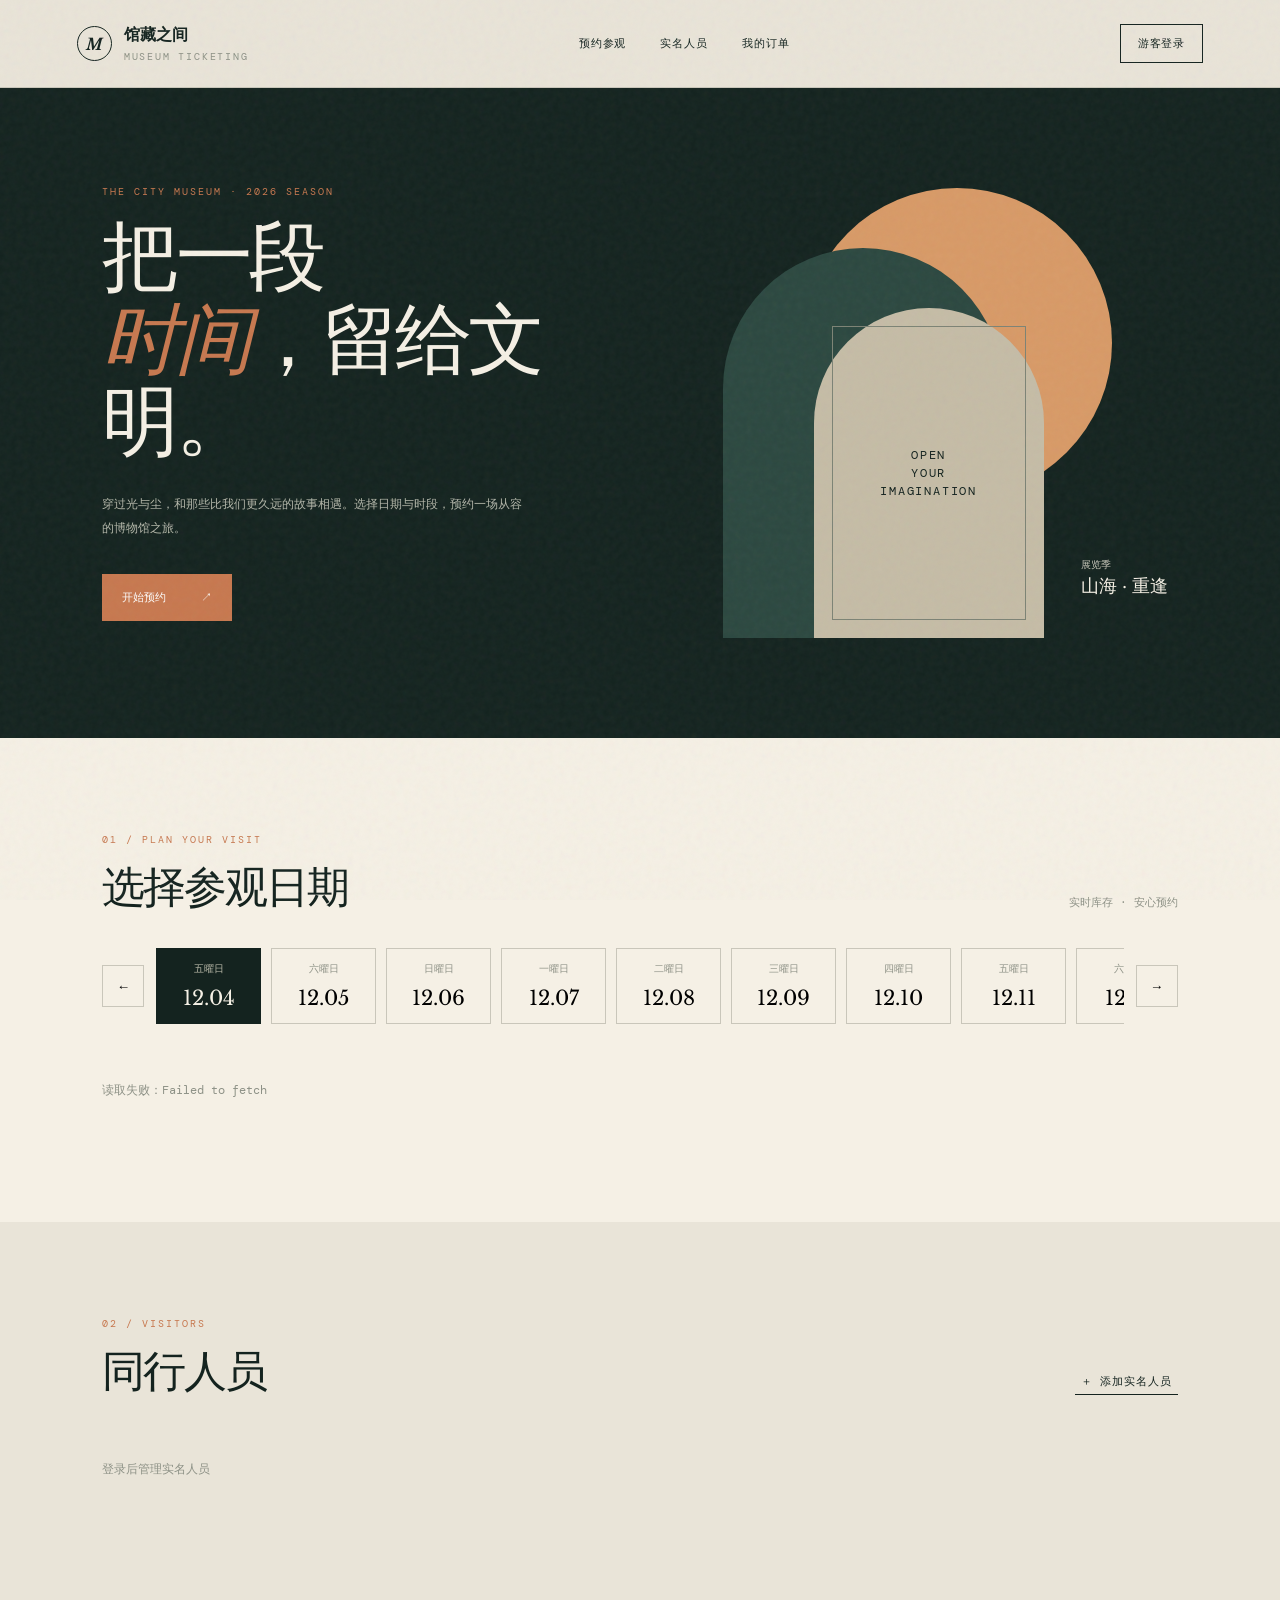
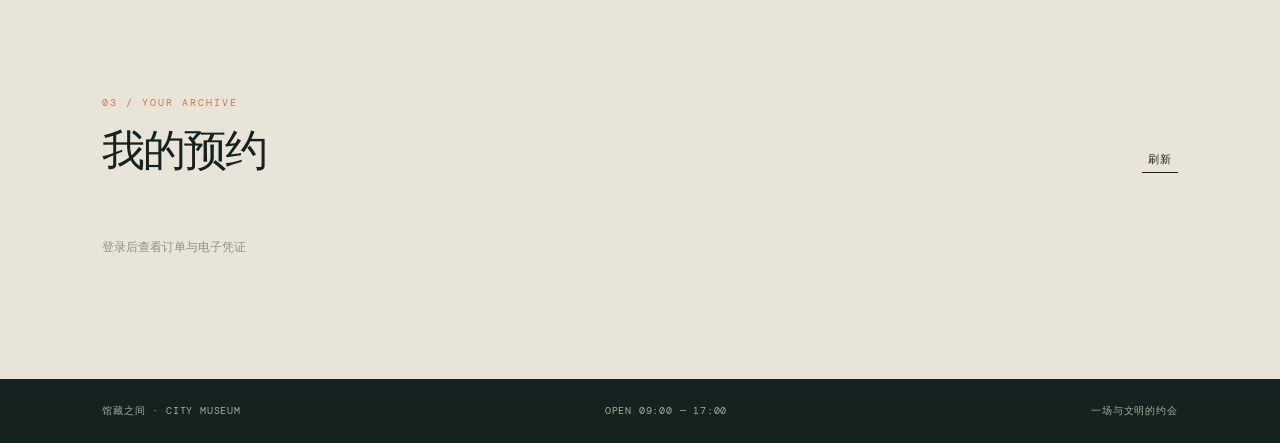
<file: 游客端/index.html>
<!doctype html>
<html lang="zh-CN">
<head>
  <meta charset="UTF-8">
  <meta name="viewport" content="width=device-width, initial-scale=1">
  <title>馆藏之间 · 博物馆预约</title>
  <link rel="stylesheet" href="styles.css">
  <link rel="stylesheet" href="extras.css">
</head>
<body>
  <div class="grain"></div>
  <header class="topbar">
    <a class="brand" href="#top"><span class="brand-mark">M</span><span>馆藏之间<small>MUSEUM TICKETING</small></span></a>
    <nav><a href="#booking">预约参观</a><a href="#people">实名人员</a><a href="#orders">我的订单</a></nav>
    <button class="ghost-button" id="loginButton">游客登录</button>
  </header>

  <main id="top">
    <section class="hero">
      <div class="hero-copy reveal"><p class="eyebrow">THE CITY MUSEUM · 2026 SEASON</p><h1>把一段<br><em>时间</em>，留给文明。</h1><p class="hero-text">穿过光与尘，和那些比我们更久远的故事相遇。选择日期与时段，预约一场从容的博物馆之旅。</p><a class="primary-button" href="#booking">开始预约 <span>↗</span></a></div>
      <div class="hero-art reveal"><div class="sun"></div><div class="arch arch-back"></div><div class="arch arch-front"><span>OPEN<br>YOUR<br>IMAGINATION</span></div><div class="hero-caption">展览季<br><strong>山海 · 重逢</strong></div></div>
    </section>

    <section class="booking-section" id="booking">
      <div class="section-heading"><div><p class="eyebrow">01 / PLAN YOUR VISIT</p><h2>选择参观日期</h2></div><span class="section-note">实时库存 · 安心预约</span></div>
      <div class="date-tools"><button class="icon-button" id="prevDate">←</button><div id="dateStrip" class="date-strip"></div><button class="icon-button" id="nextDate">→</button></div>
      <div id="availability" class="availability"><div class="empty-state">正在读取开放场次…</div></div>
    </section>

    <section class="people-section" id="people"><div class="section-heading"><div><p class="eyebrow">02 / VISITORS</p><h2>同行人员</h2></div><button class="text-button" id="addPerson">＋ 添加实名人员</button></div><div id="peopleList" class="people-list"><div class="empty-state">登录后管理实名人员</div></div></section>
    <section class="orders-section" id="orders"><div class="section-heading"><div><p class="eyebrow">03 / YOUR ARCHIVE</p><h2>我的预约</h2></div><button class="text-button" id="refreshOrders">刷新</button></div><div id="ordersList" class="orders-list"><div class="empty-state">登录后查看订单与电子凭证</div></div></section>
  </main>

  <footer><span>馆藏之间 · CITY MUSEUM</span><span>OPEN 09:00 — 17:00</span><span>一场与文明的约会</span></footer>

  <dialog id="authDialog"><form method="dialog" id="authForm"><button class="close" value="cancel">×</button><p class="eyebrow">WELCOME BACK</p><h2 id="authTitle">游客登录</h2><label>手机号<input id="mobile" required pattern="1[3-9][0-9]{9}" placeholder="138 0013 8000"></label><label>密码<input id="password" required type="password" minlength="8" placeholder="至少 8 位"></label><button class="primary-button" id="authSubmit" value="default">登录 <span>↗</span></button><button type="button" class="switch-auth" id="switchAuth">还没有账号？立即注册</button><p class="form-error" id="authError"></p></form></dialog>
  <dialog id="personDialog"><form class="authForm" id="personForm"><button class="close" type="button" data-close="personDialog">×</button><p class="eyebrow">VISITOR PROFILE</p><h2>添加实名人员</h2><label>姓名<input id="personName" required maxlength="50"></label><label>证件类型<select id="idType"><option>身份证</option><option>港澳台通行证</option><option>护照</option></select></label><label>证件号码<input id="idNumber" required minlength="5"></label><label><input id="isSelf" type="checkbox"> 这是本人信息</label><button class="primary-button">保存人员 <span>↗</span></button><p class="form-error" id="personError"></p></form></dialog>
  <dialog id="bookingDialog"><form class="authForm" id="bookingForm"><button class="close" type="button" data-close="bookingDialog">×</button><p class="eyebrow">CONFIRM VISIT</p><h2>确认预约</h2><div id="bookingTicket"></div><label>参观人员<select id="bookingPerson" required></select></label><button class="primary-button">提交订单 <span>↗</span></button><p class="form-error" id="bookingError"></p></form></dialog>
  <dialog id="voucherDialog"><div class="authForm"><button class="close" type="button" data-close="voucherDialog">×</button><p class="eyebrow">DIGITAL PASS</p><h2>电子凭证</h2><div id="voucherList"></div></div></dialog>
  <script src="app.js"></script>
</body>
</html>
</file>
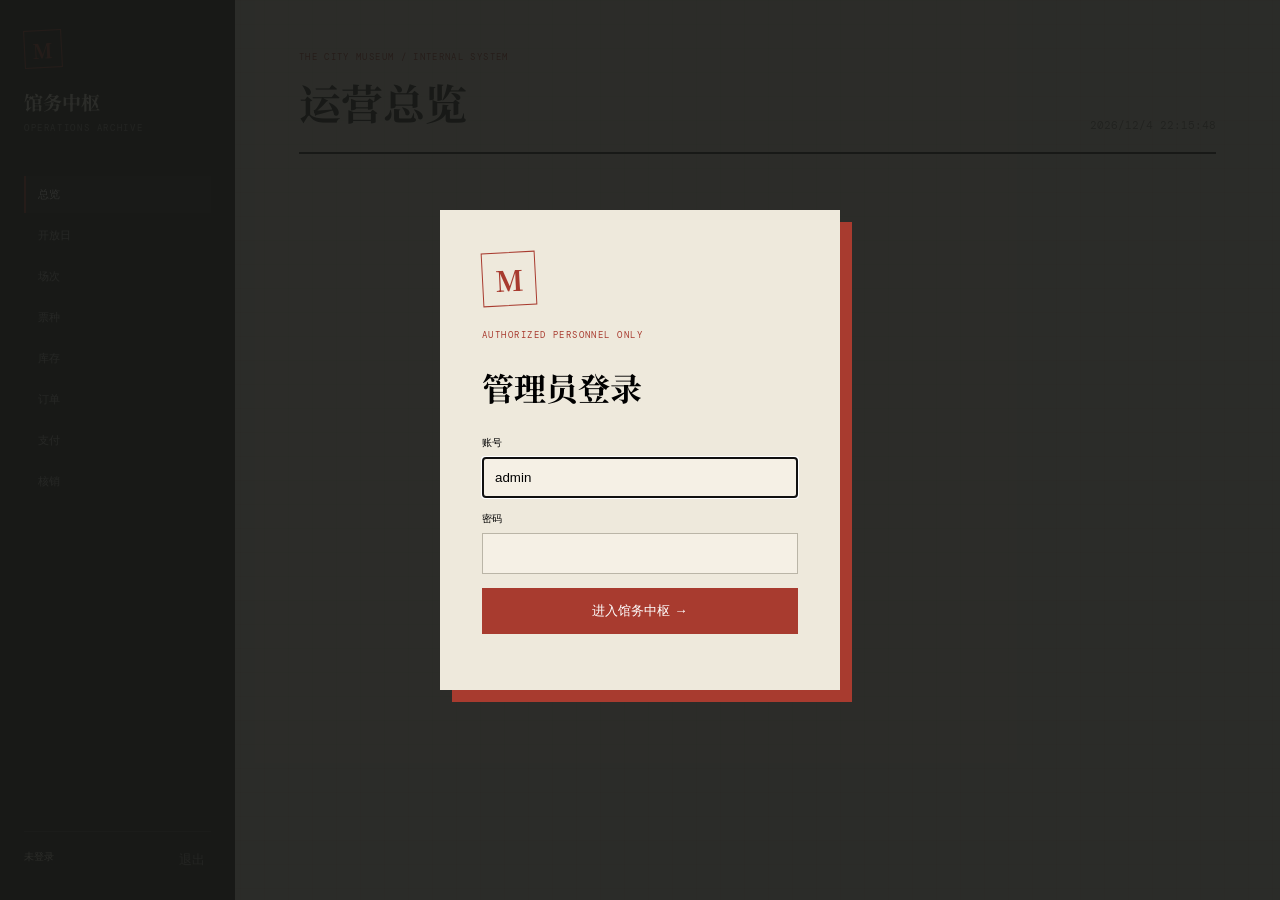
<file: 管理端/index.html>
<!doctype html><html lang="zh-CN"><head><meta charset="UTF-8"><meta name="viewport" content="width=device-width,initial-scale=1"><title>馆务中枢 · 管理端</title><link rel="stylesheet" href="styles.css"></head><body>
<aside><div class="seal">M</div><div class="aside-title">馆务中枢<small>OPERATIONS ARCHIVE</small></div><nav><button data-view="dashboard" class="active">总览</button><button data-view="open-days">开放日</button><button data-view="slots">场次</button><button data-view="ticket-types">票种</button><button data-view="stocks">库存</button><button data-view="orders">订单</button><button data-view="payments">支付</button><button data-view="verifications">核销</button></nav><div class="admin-card"><span id="adminName">未登录</span><button id="logout">退出</button></div></aside>
<main><header><div><p>THE CITY MUSEUM / INTERNAL SYSTEM</p><h1 id="pageTitle">运营总览</h1></div><div class="clock" id="clock"></div></header><section id="content"></section></main>
<dialog id="loginDialog"><form id="loginForm"><div class="seal large">M</div><p>AUTHORIZED PERSONNEL ONLY</p><h2>管理员登录</h2><label>账号<input id="account" required value="admin"></label><label>密码<input id="password" type="password" required></label><button>进入馆务中枢 →</button><small id="loginError"></small></form></dialog>
<script src="app.js"></script></body></html>
</file>
<file: 游客端/styles.css>
@import url('https://fonts.googleapis.com/css2?family=DM+Mono:wght@400;500&family=Libre+Baskerville:wght@400;700&display=swap');
:root{--ink:#14231f;--paper:#e9e4d8;--muted:#8d9186;--copper:#c7784f;--cream:#f5f0e5;--line:#c9c6ba}*{box-sizing:border-box}html{scroll-behavior:smooth}body{margin:0;background:var(--paper);color:var(--ink);font-family:'DM Mono',monospace}.grain{position:fixed;inset:0;pointer-events:none;opacity:.06;z-index:5;background-image:url("data:image/svg+xml,%3Csvg viewBox='0 0 180 180' xmlns='http://www.w3.org/2000/svg'%3E%3Cfilter id='n'%3E%3CfeTurbulence type='fractalNoise' baseFrequency='.8' numOctaves='4' stitchTiles='stitch'/%3E%3C/filter%3E%3Crect width='100%25' height='100%25' filter='url(%23n)' opacity='.8'/%3E%3C/svg%3E")}.topbar{height:88px;padding:0 6vw;display:flex;align-items:center;justify-content:space-between;border-bottom:1px solid var(--line);position:relative;z-index:2}.brand{display:flex;gap:12px;align-items:center;color:var(--ink);text-decoration:none;font-family:'Libre Baskerville',serif;font-weight:700}.brand small{font:10px 'DM Mono';display:block;letter-spacing:.18em;color:var(--muted);margin-top:4px}.brand-mark{display:grid;place-items:center;width:35px;height:35px;border:1px solid var(--ink);border-radius:50%;font-style:italic}nav{display:flex;gap:34px}nav a,.ghost-button,.text-button{color:var(--ink);text-decoration:none;font:11px 'DM Mono';letter-spacing:.08em;background:none;border:0;cursor:pointer}.ghost-button{border:1px solid var(--ink);padding:11px 17px}.hero{min-height:650px;padding:70px 8vw 90px;display:grid;grid-template-columns:1fr 1fr;gap:5vw;align-items:center;background:var(--ink);color:var(--cream);overflow:hidden}.eyebrow{font-size:10px;letter-spacing:.2em;color:var(--copper);margin:0 0 18px}.hero h1,h2{font:400 clamp(42px,6vw,88px)/1.08 'Libre Baskerville',serif;letter-spacing:-.05em;margin:0}.hero h1 em{color:var(--copper);font-style:italic}.hero-text{max-width:430px;color:#b4b7aa;font-size:12px;line-height:2;margin:28px 0 34px}.primary-button{display:inline-flex;align-items:center;justify-content:space-between;gap:35px;background:var(--copper);color:#fff;border:0;padding:16px 20px;font:11px 'DM Mono';cursor:pointer;text-decoration:none}.hero-art{height:470px;position:relative}.sun{position:absolute;width:310px;height:310px;border-radius:50%;background:#d89a67;top:20px;right:13%;filter:blur(.2px)}.arch{position:absolute;border-radius:180px 180px 0 0}.arch-back{width:280px;height:390px;background:#2c4840;bottom:0;left:10%}.arch-front{width:230px;height:330px;background:#c5bca6;bottom:0;left:28%;display:flex;align-items:center;justify-content:center;color:var(--ink);text-align:center;font:12px/1.5 'DM Mono';letter-spacing:.15em}.arch-front:after{content:'';position:absolute;inset:18px;border:1px solid #7c8375}.hero-caption{position:absolute;right:2%;bottom:40px;font-size:10px;line-height:1.8;color:#c7c6b8}.hero-caption strong{font:18px 'Libre Baskerville';color:var(--cream)}.booking-section,.people-section,.orders-section{padding:95px 8vw}.booking-section{background:var(--cream)}.section-heading{display:flex;align-items:end;justify-content:space-between;margin-bottom:38px}.section-heading h2{font-size:43px}.section-note{font-size:11px;color:var(--muted)}.date-tools{display:flex;align-items:center;gap:12px;margin-bottom:30px}.icon-button{border:1px solid var(--line);background:none;width:42px;height:42px;cursor:pointer}.date-strip{display:flex;gap:10px;overflow:auto;flex:1}.date-card{min-width:105px;border:1px solid var(--line);padding:13px;cursor:pointer;background:transparent}.date-card.active{background:var(--ink);color:var(--cream);border-color:var(--ink)}.date-card small{display:block;color:var(--muted);font-size:10px;margin-bottom:10px}.date-card.active small{color:#b9b9a9}.date-card strong{font:20px 'Libre Baskerville'}.availability{display:grid;gap:12px}.slot-card{display:grid;grid-template-columns:130px 1fr auto;align-items:center;border-top:1px solid var(--line);padding:22px 0}.slot-time strong{font:20px 'Libre Baskerville';display:block}.slot-time span{font-size:10px;color:var(--muted)}.ticket-pills{display:flex;gap:9px;flex-wrap:wrap}.ticket{border:1px solid var(--line);padding:11px 13px;background:var(--paper);font-size:11px}.ticket b{font-weight:500;color:var(--copper);margin-left:10px}.ticket.sold{opacity:.4;text-decoration:line-through}.empty-state{padding:28px 0;color:var(--muted);font-size:12px}.people-section{background:var(--paper)}.text-button{border-bottom:1px solid var(--ink);padding-bottom:5px}.people-list,.orders-list{display:grid;gap:10px}.person-row,.order-row{border:1px solid var(--line);padding:17px 20px;display:flex;justify-content:space-between;align-items:center;background:rgba(255,255,255,.18)}.person-row strong,.order-row strong{font:17px 'Libre Baskerville'}.person-row small,.order-row small{display:block;color:var(--muted);font-size:10px;margin-top:6px}.order-status{color:var(--copper);font-size:11px}footer{background:var(--ink);color:#a6aa9e;padding:25px 8vw;display:flex;justify-content:space-between;font-size:10px;letter-spacing:.08em}dialog{border:0;background:var(--cream);color:var(--ink);padding:0;box-shadow:0 20px 80px #14231f55;width:min(430px,90vw)}dialog::backdrop{background:#14231f99}.authForm{padding:40px}.authForm,.authForm label{display:flex;flex-direction:column;gap:12px}.authForm h2{font-size:36px;margin-bottom:20px}.authForm label{font-size:10px;margin-bottom:15px}.authForm input{padding:13px;border:1px solid var(--line);background:transparent;font:12px 'DM Mono'}.close{position:absolute;right:18px;top:15px;border:0;background:none;font-size:25px;cursor:pointer}.switch-auth{border:0;background:none;font:11px 'DM Mono';cursor:pointer;margin-top:15px}.form-error{color:#a64635;font-size:11px;min-height:16px}.reveal{animation:rise .8s ease both}@keyframes rise{from{opacity:0;transform:translateY(18px)}to{opacity:1;transform:none}}@media(max-width:760px){nav{display:none}.hero{grid-template-columns:1fr;padding-top:60px}.hero-art{height:300px}.sun{width:190px;height:190px}.arch-back{height:250px;width:190px}.arch-front{height:220px;width:150px}.section-heading{display:block}.section-note{display:block;margin-top:15px}.slot-card{grid-template-columns:1fr;gap:13px}footer{display:grid;gap:10px}}
</file>
<file: 游客端/extras.css>
.ticket{cursor:pointer;transition:.2s}.ticket:hover:not(.sold){border-color:var(--copper);transform:translateY(-2px)}.ticket.sold{cursor:not-allowed}.authForm select{padding:13px;border:1px solid var(--line);background:transparent;font:12px 'DM Mono'}.order-actions{display:flex;gap:7px;flex-wrap:wrap}.mini-button{border:1px solid var(--line);background:transparent;padding:8px 10px;font:10px 'DM Mono';cursor:pointer}.voucher-card{border:1px solid var(--line);padding:18px;margin:10px 0;background:var(--paper);word-break:break-all}.voucher-card strong{font:18px 'Libre Baskerville'}.voucher-card small{display:block;margin-top:8px;color:var(--muted)}
</file>
<file: 管理端/styles.css>
@import url('https://fonts.googleapis.com/css2?family=DM+Mono:wght@400;500&family=Noto+Serif+SC:wght@500;700&display=swap');:root{--ink:#191a18;--paper:#eee9dc;--red:#a83b2f;--line:#bab5a7;--muted:#77766f}*{box-sizing:border-box}body{margin:0;background:var(--paper);color:var(--ink);font-family:'DM Mono',monospace;display:grid;grid-template-columns:235px 1fr;min-height:100vh;background-image:linear-gradient(#191a1809 1px,transparent 1px),linear-gradient(90deg,#191a1809 1px,transparent 1px);background-size:24px 24px}aside{background:var(--ink);color:var(--paper);padding:30px 24px;position:sticky;top:0;height:100vh;display:flex;flex-direction:column}.seal{width:38px;height:38px;border:1px solid var(--red);color:var(--red);display:grid;place-items:center;font:700 20px 'Noto Serif SC';transform:rotate(-3deg)}.aside-title{font:700 19px 'Noto Serif SC';margin:20px 0 42px}.aside-title small{display:block;font:9px 'DM Mono';letter-spacing:.18em;color:#888;margin-top:7px}nav{display:grid;gap:4px}nav button{background:none;border:0;color:#aaa;text-align:left;padding:11px 12px;font:11px 'DM Mono';cursor:pointer;border-left:2px solid transparent}nav button.active,nav button:hover{color:#fff;border-left-color:var(--red);background:#ffffff08}.admin-card{margin-top:auto;border-top:1px solid #3a3b38;padding-top:18px;display:flex;justify-content:space-between;font-size:10px}.admin-card button{background:none;border:0;color:#888;cursor:pointer}main{padding:42px 5vw 80px;overflow:hidden}header{display:flex;justify-content:space-between;align-items:end;border-bottom:2px solid var(--ink);padding-bottom:20px;margin-bottom:38px}header p{font-size:9px;letter-spacing:.15em;color:var(--red)}h1,h2{font-family:'Noto Serif SC',serif;margin:0}h1{font-size:42px}.clock{font-size:11px;color:var(--muted)}.metrics{display:grid;grid-template-columns:repeat(4,1fr);gap:12px}.metric{border:1px solid var(--line);background:#f5f0e5;padding:20px;min-height:130px;position:relative}.metric:before{content:attr(data-index);position:absolute;right:14px;top:12px;color:#bbb;font-size:9px}.metric small{color:var(--muted);font-size:10px}.metric strong{display:block;font:700 35px 'Noto Serif SC';margin-top:18px}.metric.red strong{color:var(--red)}.panel{border-top:1px solid var(--ink);margin-top:34px;padding-top:18px}.panel-head{display:flex;justify-content:space-between;align-items:center;margin-bottom:14px}.panel-head h2{font-size:21px}.action{background:var(--ink);color:#fff;border:0;padding:10px 14px;font:10px 'DM Mono';cursor:pointer}table{width:100%;border-collapse:collapse;background:#f5f0e5;font-size:10px}th,td{text-align:left;padding:12px;border-bottom:1px solid var(--line);white-space:nowrap}th{color:var(--muted);font-weight:400;background:#e5dfd2}.status{color:var(--red)}.filters{display:flex;gap:8px;margin-bottom:15px}.filters input,.filters select{padding:10px;border:1px solid var(--line);background:#f5f0e5;font:10px 'DM Mono'}dialog{border:0;background:transparent}dialog::backdrop{background:#191a18e8}#loginForm{width:min(400px,88vw);background:var(--paper);padding:42px;display:grid;gap:14px;box-shadow:12px 12px 0 var(--red)}#loginForm .large{width:54px;height:54px;font-size:28px}#loginForm p{font-size:9px;color:var(--red);letter-spacing:.16em}#loginForm h2{font-size:32px;margin-bottom:12px}#loginForm label{font-size:10px;display:grid;gap:7px}#loginForm input{padding:12px;border:1px solid var(--line);background:#f5f0e5}#loginForm button{padding:14px;background:var(--red);color:#fff;border:0;cursor:pointer}#loginError{color:var(--red)}.empty{padding:35px;color:var(--muted);text-align:center}@media(max-width:800px){body{grid-template-columns:1fr}aside{position:relative;height:auto}aside nav{display:flex;overflow:auto}.admin-card{margin-top:20px}main{padding:28px 20px}.metrics{grid-template-columns:1fr 1fr}header{display:block}.clock{margin-top:15px;overflow:auto}table{display:block;overflow:auto}}
</file>
